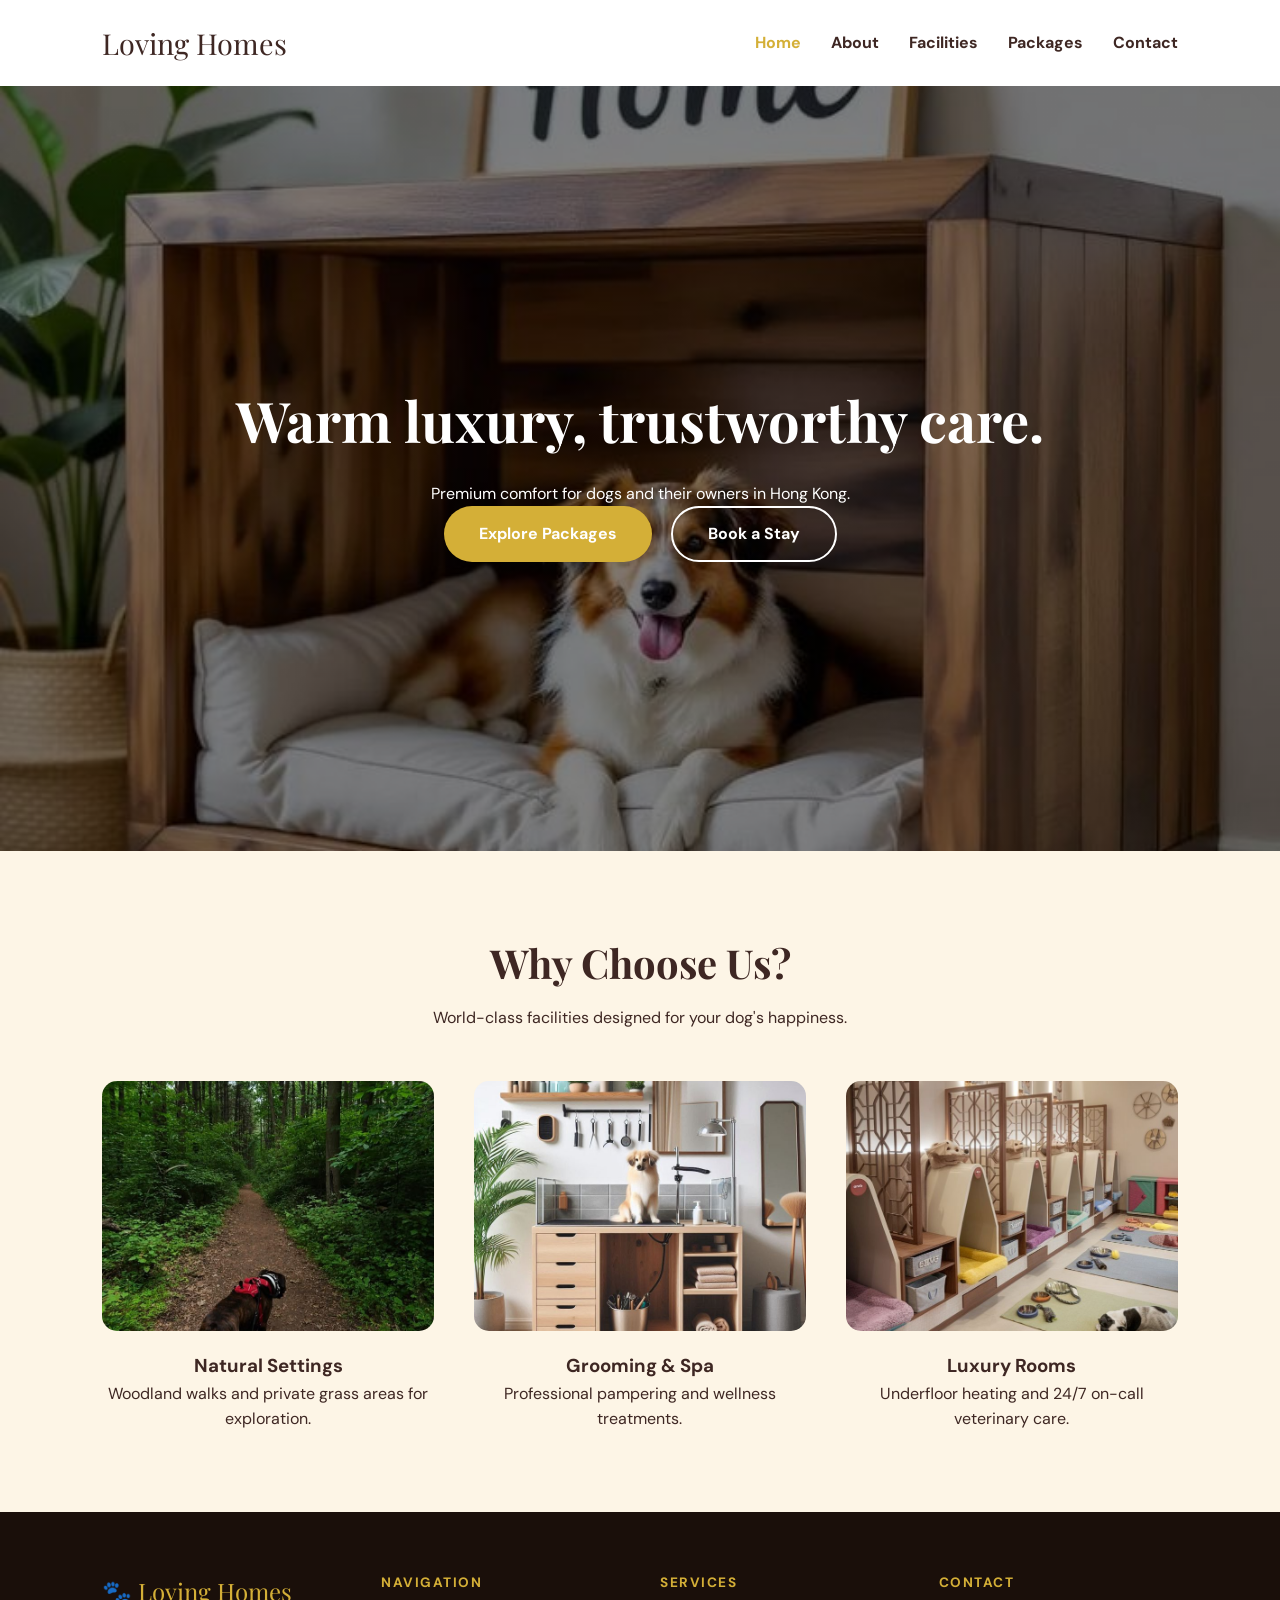
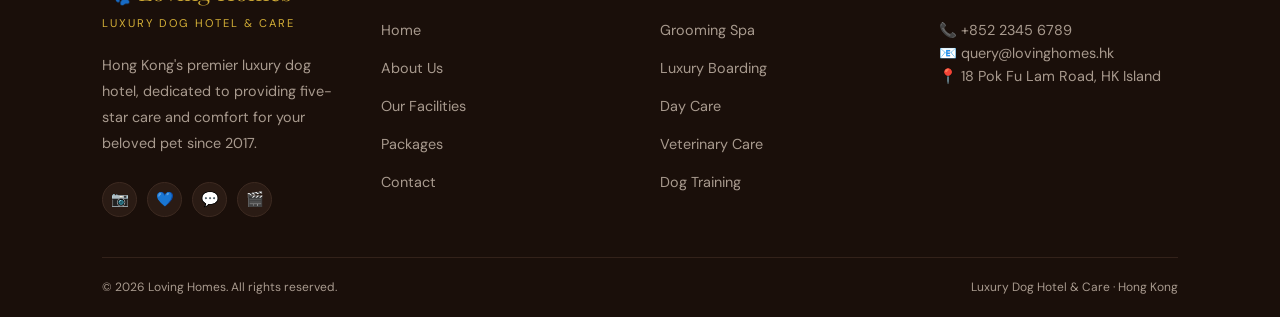
<file: index.html>
<!DOCTYPE html>
<html lang="en">
<head>
    <meta charset="UTF-8">
    <meta name="viewport" content="width=device-width, initial-scale=1.0">
    <title>Loving Homes | Luxury Dog Hotel HK</title>
    <link rel="stylesheet" href="style.css">
    <link href="https://fonts.googleapis.com/css2?family=DM+Sans:wght@400;700&family=Playfair+Display:wght@700&display=swap" rel="stylesheet">
</head>
<body>

<nav class="navbar">
  <div class="logo">Loving Homes</div>
  <div class="burger" id="burger">
    <span></span>
    <span></span>
    <span></span>
  </div>

  <ul class="nav-links">
    <li><a href="index.html" class="active">Home</a></li>
    <li><a href="about.html">About</a></li>
    <li><a href="facilities.html">Facilities</a></li>
    <li><a href="packages.html">Packages</a></li>
    <li><a href="contact.html">Contact</a></li>
  </ul>

</nav>

    <header class="hero">
        <div class="hero-content">
            <h1>Warm luxury, trustworthy care.</h1>
            <p>Premium comfort for dogs and their owners in Hong Kong.</p>
            <div class="hero-btns">
                <a href="packages.html" class="btn-primary">Explore Packages</a>
                <a href="contact.html" class="btn-secondary">Book a Stay</a>
            </div>
        </div>
    </header>

    <section class="features">
        <div class="section-title">
            <h2>Why Choose Us?</h2>
            <p>World-class facilities designed for your dog's happiness.</p>
        </div>
        <div class="feature-grid">
            <div class="feature-item">
                <div class="feature-img-wrapper">
                    <img src="images/dog hiking.jfif" alt="Dog walking in a green forest">
                </div>
                <h3>Natural Settings</h3>
                <p>Woodland walks and private grass areas for exploration.</p>
            </div>
            <div class="feature-item">
                <div class="feature-img-wrapper">
                    <img src="images/grooming.jfif" alt="Luxury dog grooming parlour interior">
                </div>
                <h3>Grooming & Spa</h3>
                <p>Professional pampering and wellness treatments.</p>
            </div>
            <div class="feature-item">
                <div class="feature-img-wrapper">
                    <img src="images/Luxurious Dog Room.jfif" alt="Modern luxury dog hotel suite">
                </div>
                <h3>Luxury Rooms</h3>
                <p>Underfloor heating and 24/7 on-call veterinary care.</p>
            </div>
        </div>
    </section>

    <footer class="main-footer">
    <div class="footer-container">
        <div class="footer-col brand-info">
            <div class="footer-logo">
                <span class="paw-icon">🐾</span> Loving Homes
            </div>
            <p class="footer-tagline">LUXURY DOG HOTEL & CARE</p>
            <p class="footer-desc">Hong Kong's premier luxury dog hotel, dedicated to providing five-star care and comfort for your beloved pet since 2017.</p>
            <div class="social-icons">
                <a href="#" class="icon-circle">📷</a>
                <a href="#" class="icon-circle">💙</a>
                <a href="#" class="icon-circle">💬</a>
                <a href="#" class="icon-circle">🎬</a>
            </div>
        </div>

        <div class="footer-col">
            <h4>NAVIGATION</h4>
            <ul>
                <li><a href="index.html">Home</a></li>
                <li><a href="about.html">About Us</a></li>
                <li><a href="facilities.html">Our Facilities</a></li>
                <li><a href="packages.html">Packages</a></li>
                <li><a href="contact.html">Contact</a></li>
            </ul>
        </div>

        <div class="footer-col">
            <h4>SERVICES</h4>
            <ul>
                <li>Grooming Spa</li>
                <li>Luxury Boarding</li>
                <li>Day Care</li>
                <li>Veterinary Care</li>
                <li>Dog Training</li>
            </ul>
        </div>

        <div class="footer-col">
            <h4>CONTACT</h4>
            <p>📞 +852 2345 6789</p>
            <p>📧 query@lovinghomes.hk</p>
            <p>📍 18 Pok Fu Lam Road, HK Island</p>
        </div>
    </div>

    <div class="footer-bottom">
        <p>&copy; 2026 Loving Homes. All rights reserved.</p>
        <p>Luxury Dog Hotel & Care · Hong Kong</p>
    </div>
</footer>

    <script src="script.js"></script>
</body>
</html>
</file>
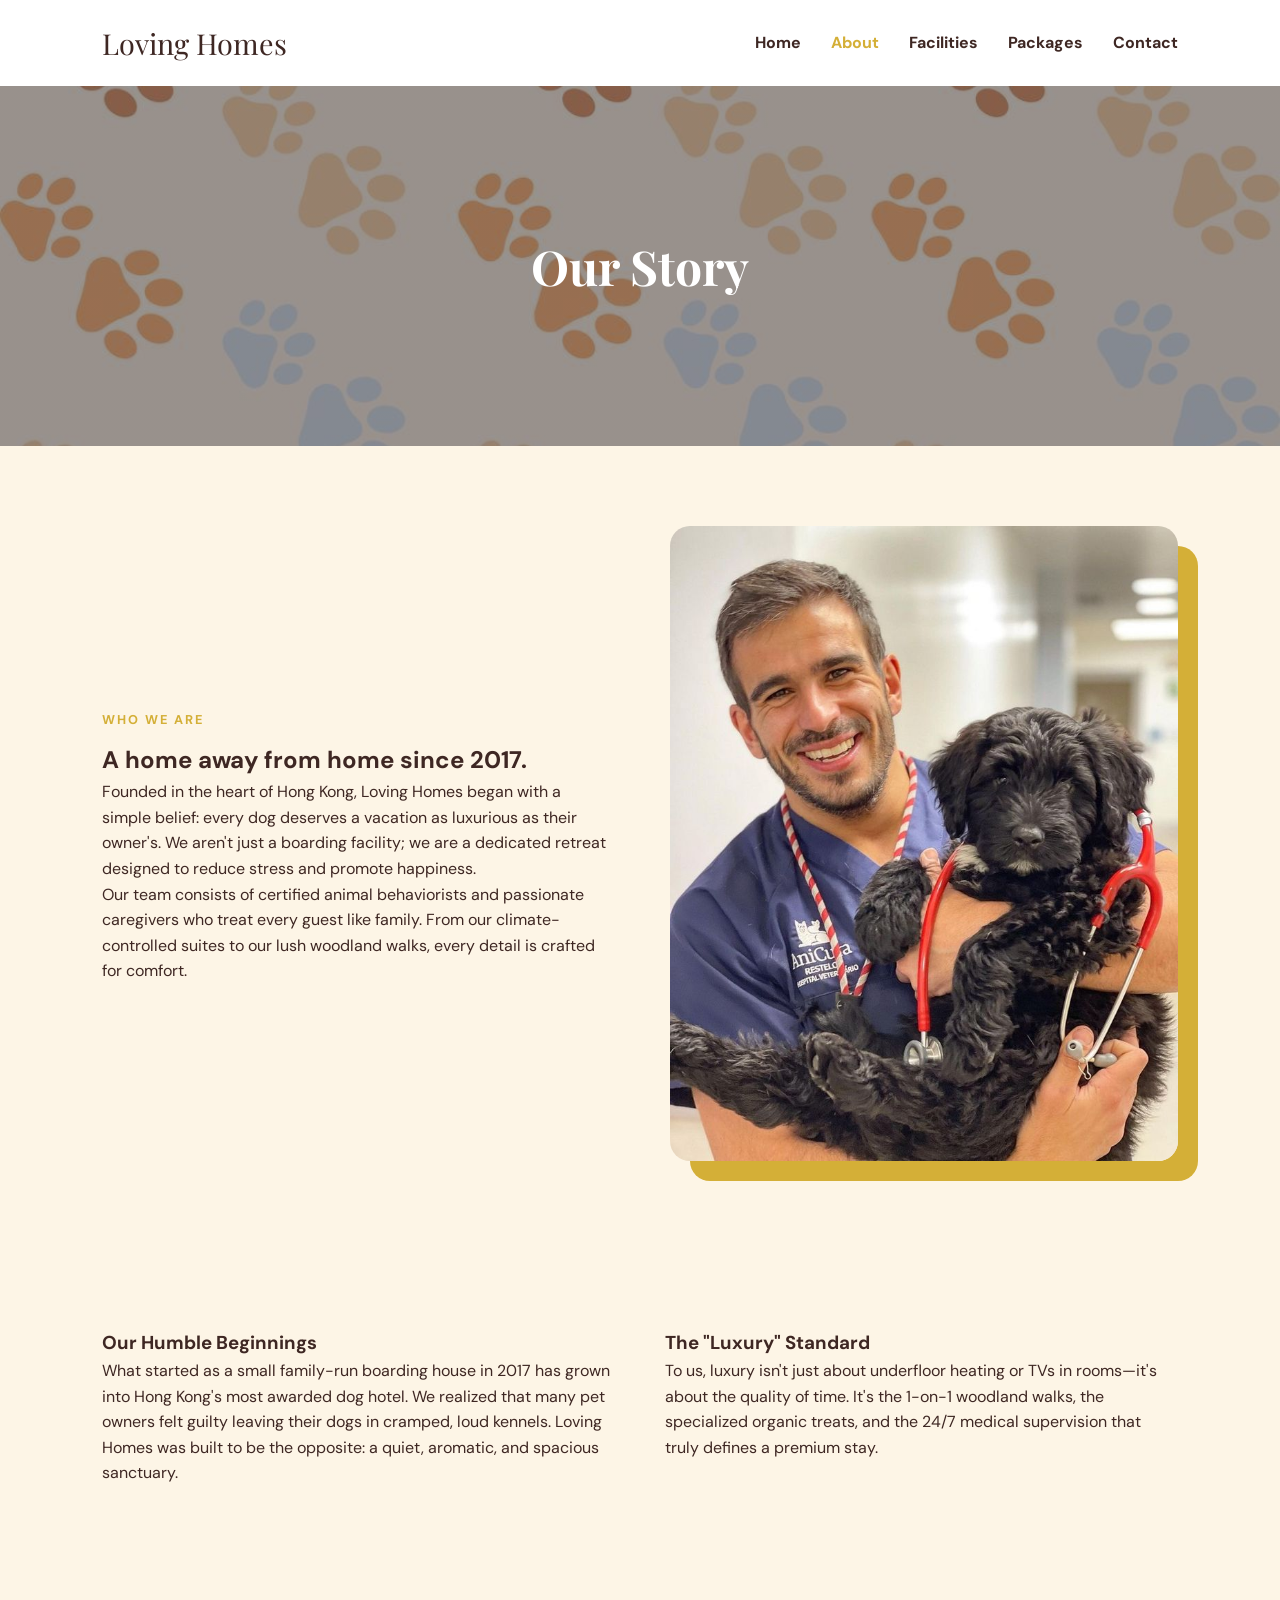
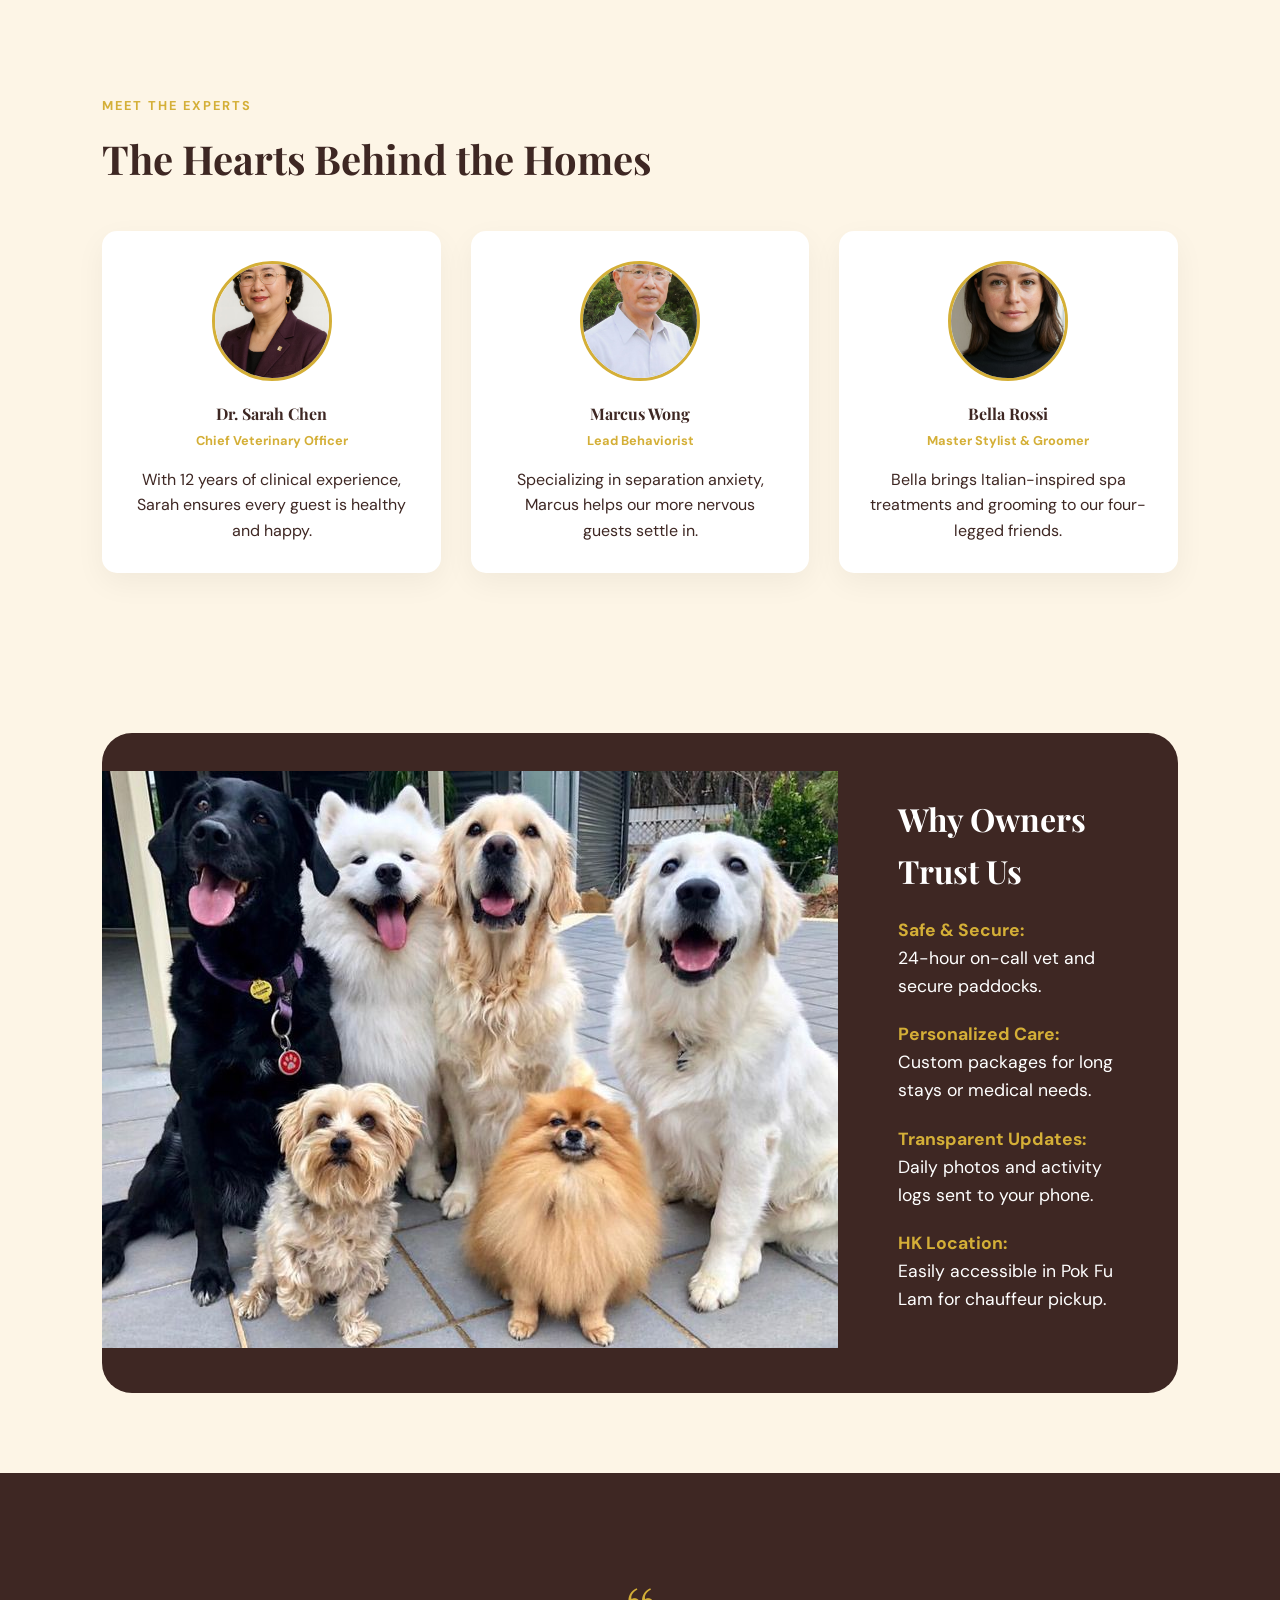
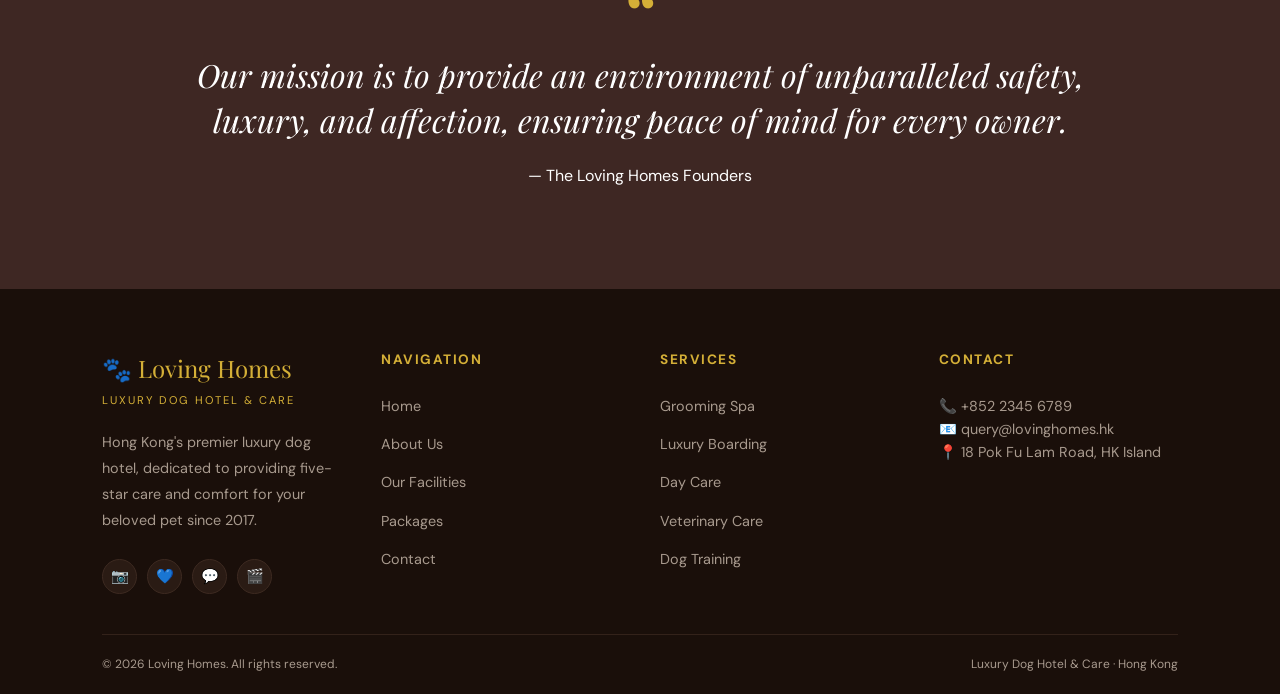
<file: about.html>
<!DOCTYPE html>
<html lang="en">
<head>
    <meta charset="UTF-8">
    <meta name="viewport" content="width=device-width, initial-scale=1.0">
    <title>About Us | Loving Homes Luxury Dog Hotel</title>
    <link rel="stylesheet" href="style.css">
    <link href="https://fonts.googleapis.com/css2?family=DM+Sans:wght@400;700&family=Playfair+Display:ital,wght@0,700;1,700&display=swap" rel="stylesheet">
</head>
<body>

   <nav class="navbar" id="mainNav">
    
    <div class="logo">Loving Homes</div>

    <div class="burger" id="burger">
      <span></span>
      <span></span>
      <span></span>
    </div>

    <ul class="nav-links">
        <li><a href="index.html">Home</a></li>
        <li><a href="about.html" class="active">About</a></li>
        <li><a href="facilities.html">Facilities</a></li>
        <li><a href="packages.html">Packages</a></li>
        <li><a href="contact.html">Contact</a></li>
    </ul>

</nav>

    <header class="page-header about-hero">
        <h1>Our Story</h1>
    </header>

    <section class="about-content section-padding">
        <div class="container flex-split">
            <div class="text-side">
                <p class="subtitle">WHO WE ARE</p>
                <h2>A home away from home since 2017.</h2>
                <p>Founded in the heart of Hong Kong, Loving Homes began with a simple belief: every dog deserves a vacation as luxurious as their owner's. We aren't just a boarding facility; we are a dedicated retreat designed to reduce stress and promote happiness.</p>
                <p>Our team consists of certified animal behaviorists and passionate caregivers who treat every guest like family. From our climate-controlled suites to our lush woodland walks, every detail is crafted for comfort.</p>
            </div>
            <div class="image-side">
                <img src="images/care.jfif" alt="A happy dog being cared for by a professional" class="rounded-img">
            </div>
        </div>
    </section>

    <section class="story-details section-padding">
    <div class="container">
        <div class="story-grid">
            <div class="story-text">
                <h3>Our Humble Beginnings</h3>
                <p>What started as a small family-run boarding house in 2017 has grown into Hong Kong's most awarded dog hotel. We realized that many pet owners felt guilty leaving their dogs in cramped, loud kennels. Loving Homes was built to be the opposite: a quiet, aromatic, and spacious sanctuary.</p>
            </div>
            <div class="story-text">
                <h3>The "Luxury" Standard</h3>
                <p>To us, luxury isn't just about underfloor heating or TVs in rooms—it's about the quality of time. It's the 1-on-1 woodland walks, the specialized organic treats, and the 24/7 medical supervision that truly defines a premium stay.</p>
            </div>
        </div>
    </div>
</section>

<section class="team-section section-padding">
    <div class="section-title">
        <p class="subtitle">MEET THE EXPERTS</p>
        <h2>The Hearts Behind the Homes</h2>
    </div>
    <div class="team-grid">
        <div class="team-card">
            <div class="team-img">
                <img src="images/chen.jfif" alt="Founder">
            </div>
            <h4>Dr. Sarah Chen</h4>
            <p class="role">Chief Veterinary Officer</p>
            <p>With 12 years of clinical experience, Sarah ensures every guest is healthy and happy.</p>
        </div>
        <div class="team-card">
            <div class="team-img">
                <img src="images/wong.jfif" alt="Behaviorist">
            </div>
            <h4>Marcus Wong</h4>
            <p class="role">Lead Behaviorist</p>
            <p>Specializing in separation anxiety, Marcus helps our more nervous guests settle in.</p>
        </div>
        <div class="team-card">
            <div class="team-img">
                <img src="images/bella.jfif" alt="Groomer">
            </div>
            <h4>Bella Rossi</h4>
            <p class="role">Master Stylist & Groomer</p>
            <p>Bella brings Italian-inspired spa treatments and grooming to our four-legged friends.</p>
        </div>
    </div>
</section>

<section class="why-us section-padding">
    <div class="why-container">
        <div class="why-image">
             <img src="images/We love dogs!.jfif" alt="Happy group of dogs">
        </div>
        <div class="why-list">
            <h3>Why Owners Trust Us</h3>
            <ul>
                <li><strong>Safe & Secure:</strong> 24-hour on-call vet and secure paddocks.</li>
                <li><strong>Personalized Care:</strong> Custom packages for long stays or medical needs.</li>
                <li><strong>Transparent Updates:</strong> Daily photos and activity logs sent to your phone.</li>
                <li><strong>HK Location:</strong> Easily accessible in Pok Fu Lam for chauffeur pickup.</li>
            </ul>
        </div>
    </div>
</section>

    <section class="mission-section">
        <div class="mission-box">
            <span class="quote-mark">“</span>
            <h2 class="italic-heading">Our mission is to provide an environment of unparalleled safety, luxury, and affection, ensuring peace of mind for every owner.</h2>
            <p>— The Loving Homes Founders</p>
        </div>
    </section>
    
     <footer class="main-footer">
    <div class="footer-container">
        <div class="footer-col brand-info">
            <div class="footer-logo">
                <span class="paw-icon">🐾</span> Loving Homes
            </div>
            <p class="footer-tagline">LUXURY DOG HOTEL & CARE</p>
            <p class="footer-desc">Hong Kong's premier luxury dog hotel, dedicated to providing five-star care and comfort for your beloved pet since 2017.</p>
            <div class="social-icons">
                <a href="#" class="icon-circle">📷</a>
                <a href="#" class="icon-circle">💙</a>
                <a href="#" class="icon-circle">💬</a>
                <a href="#" class="icon-circle">🎬</a>
            </div>
        </div>

        <div class="footer-col">
            <h4>NAVIGATION</h4>
            <ul>
                <li><a href="index.html">Home</a></li>
                <li><a href="about.html">About Us</a></li>
                <li><a href="facilities.html">Our Facilities</a></li>
                <li><a href="packages.html">Packages</a></li>
                <li><a href="contact.html">Contact</a></li>
            </ul>
        </div>

        <div class="footer-col">
            <h4>SERVICES</h4>
            <ul>
                <li>Grooming Spa</li>
                <li>Luxury Boarding</li>
                <li>Day Care</li>
                <li>Veterinary Care</li>
                <li>Dog Training</li>
            </ul>
        </div>

        <div class="footer-col">
            <h4>CONTACT</h4>
            <p>📞 +852 2345 6789</p>
            <p>📧 query@lovinghomes.hk</p>
            <p>📍 18 Pok Fu Lam Road, HK Island</p>
        </div>
    </div>

    <div class="footer-bottom">
        <p>&copy; 2026 Loving Homes. All rights reserved.</p>
        <p>Luxury Dog Hotel & Care · Hong Kong</p>
    </div>
</footer>

    <script src="script.js"></script>
</body>
</html>
</file>
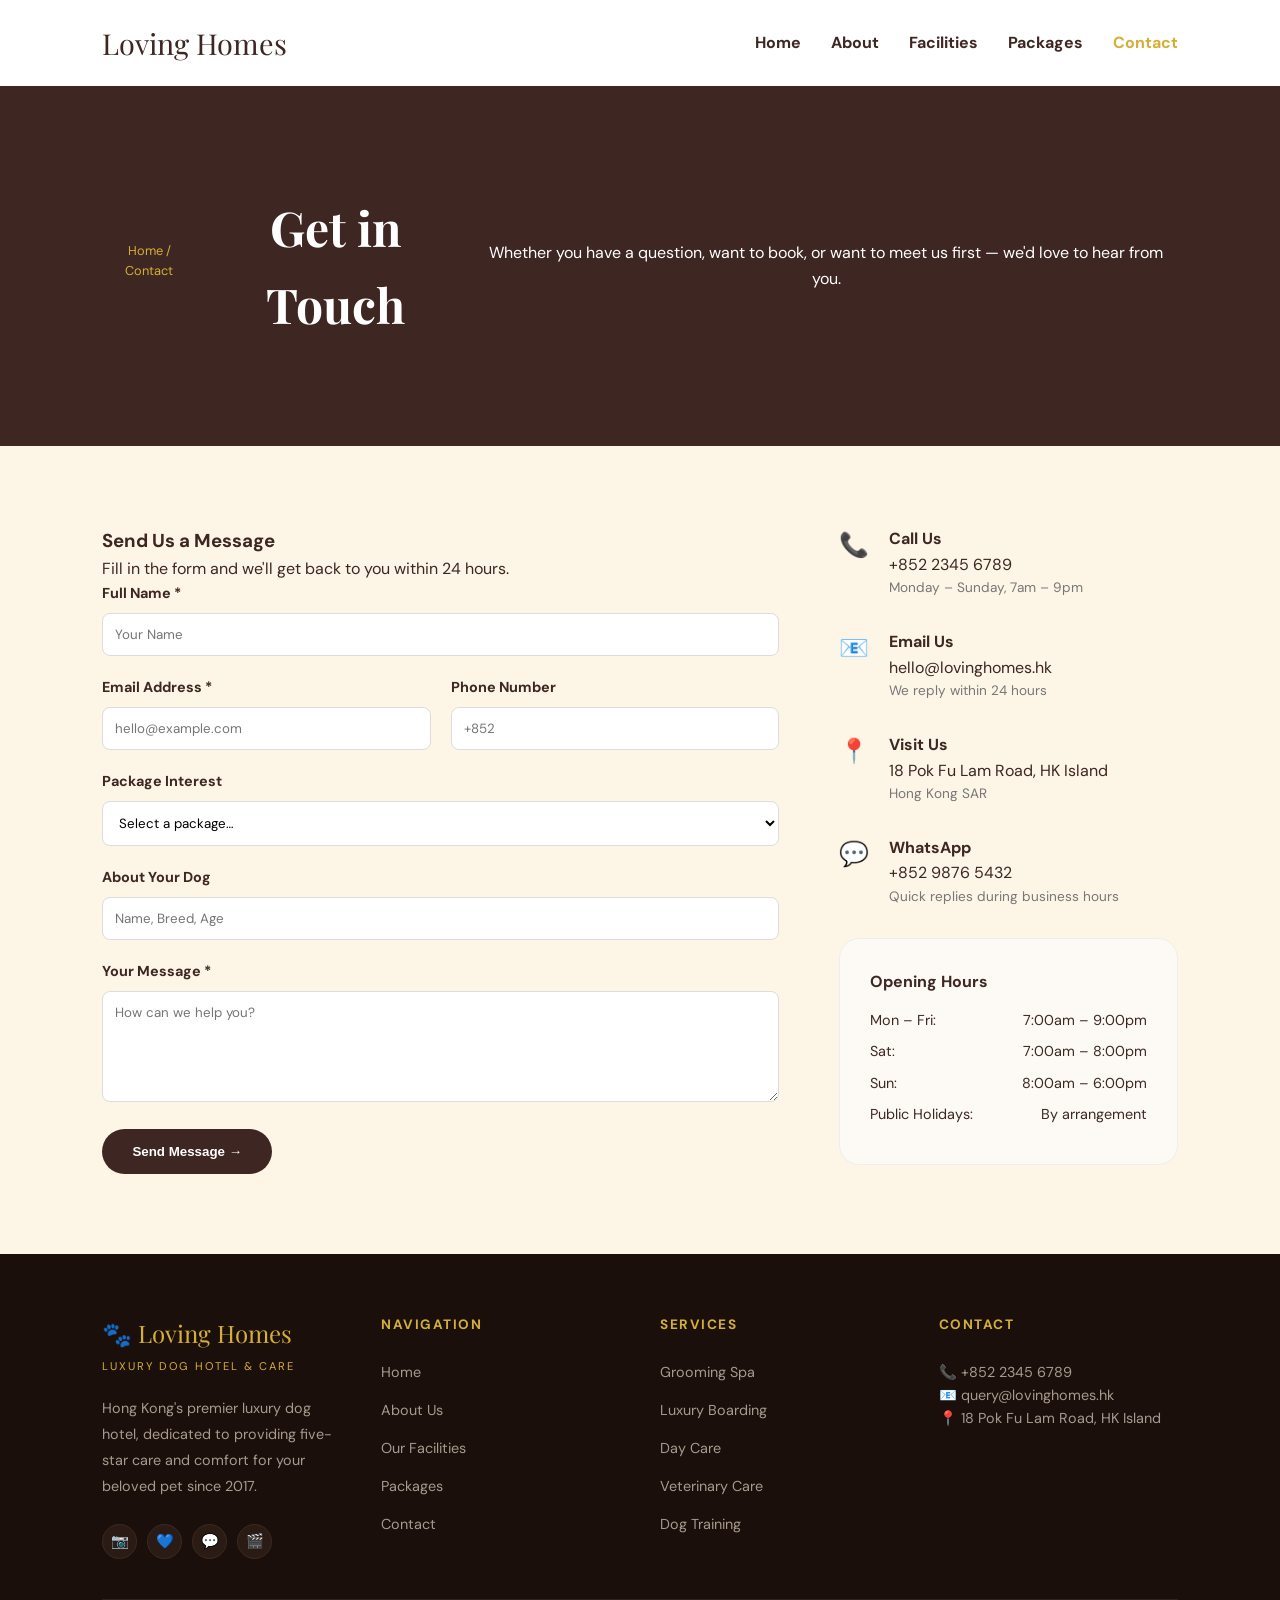
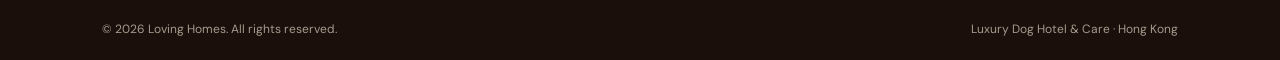
<file: contact.html>
<!DOCTYPE html>
<html lang="en">
<head>
    <meta charset="UTF-8">
    <meta name="viewport" content="width=device-width, initial-scale=1.0">
    <title>Contact Us | Loving Homes Luxury Dog Hotel</title>
    <link rel="stylesheet" href="style.css">
    <link href="https://fonts.googleapis.com/css2?family=DM+Sans:wght@400;700&family=Playfair+Display:wght@700&display=swap" rel="stylesheet">
</head>
<body>

   <nav class="navbar" id="mainNav">
    
    <div class="logo">Loving Homes</div>

    <div class="burger" id="burger">
      <span></span>
      <span></span>
      <span></span>
    </div>

    <ul class="nav-links">
        <li><a href="index.html">Home</a></li>
        <li><a href="about.html" >About</a></li>
        <li><a href="facilities.html">Facilities</a></li>
        <li><a href="packages.html">Packages</a></li>
        <li><a href="contact.html" class="active">Contact</a></li>
    </ul>

</nav>

    <header class="page-header contact-hero">
        <div class="breadcrumb">Home / Contact</div>
        <h1>Get in Touch</h1>
        <p>Whether you have a question, want to book, or want to meet us first — we'd love to hear from you.</p>
    </header>

    <section class="contact-section section-padding">
        <div class="contact-container">
            
            <div class="contact-form-wrapper">
                <h3>Send Us a Message</h3>
                <p>Fill in the form and we'll get back to you within 24 hours.</p>
                
                <form id="contactForm">
                    <div class="form-group">
                        <label>Full Name *</label>
                        <input type="text" required placeholder="Your Name">
                    </div>
                    
                    <div class="form-row">
                        <div class="form-group">
                            <label>Email Address *</label>
                            <input type="email" required placeholder="hello@example.com">
                        </div>
                        <div class="form-group">
                            <label>Phone Number</label>
                            <input type="tel" placeholder="+852">
                        </div>
                    </div>

                    <div class="form-group">
                        <label>Package Interest</label>
                        <select>
                            <option value="">Select a package…</option>
                            <option value="premium">Premium Stay</option>
                            <option value="classic">Classic Stay</option>
                            <option value="day">Day Stay</option>
                            <option value="custom">Custom Package</option>
                            <option value="tour">Facility Tour</option>
                            <option value="general">General Enquiry</option>
                        </select>
                    </div>

                    <div class="form-group">
                        <label>About Your Dog</label>
                        <input type="text" placeholder="Name, Breed, Age">
                    </div>

                    <div class="form-group">
                        <label>Your Message *</label>
                        <textarea required rows="5" placeholder="How can we help you?"></textarea>
                    </div>

                    <button type="submit" class="btn-submit">Send Message →</button>
                </form>
            </div>

            <div class="contact-info-wrapper">
                <div class="info-block">
                    <span class="info-icon">📞</span>
                    <div>
                        <h4>Call Us</h4>
                        <p>+852 2345 6789</p>
                        <p class="sub-info">Monday – Sunday, 7am – 9pm</p>
                    </div>
                </div>

                <div class="info-block">
                    <span class="info-icon">📧</span>
                    <div>
                        <h4>Email Us</h4>
                        <p>hello@lovinghomes.hk</p>
                        <p class="sub-info">We reply within 24 hours</p>
                    </div>
                </div>

                <div class="info-block">
                    <span class="info-icon">📍</span>
                    <div>
                        <h4>Visit Us</h4>
                        <p>18 Pok Fu Lam Road, HK Island</p>
                        <p class="sub-info">Hong Kong SAR</p>
                    </div>
                </div>

                <div class="info-block">
                    <span class="info-icon">💬</span>
                    <div>
                        <h4>WhatsApp</h4>
                        <p>+852 9876 5432</p>
                        <p class="sub-info">Quick replies during business hours</p>
                    </div>
                </div>

                <div class="hours-box">
                    <h4>Opening Hours</h4>
                    <p><span>Mon – Fri:</span> 7:00am – 9:00pm</p>
                    <p><span>Sat:</span> 7:00am – 8:00pm</p>
                    <p><span>Sun:</span> 8:00am – 6:00pm</p>
                    <p><span>Public Holidays:</span> By arrangement</p>
                </div>
            </div>

        </div>
    </section>

     <footer class="main-footer">
    <div class="footer-container">
        <div class="footer-col brand-info">
            <div class="footer-logo">
                <span class="paw-icon">🐾</span> Loving Homes
            </div>
            <p class="footer-tagline">LUXURY DOG HOTEL & CARE</p>
            <p class="footer-desc">Hong Kong's premier luxury dog hotel, dedicated to providing five-star care and comfort for your beloved pet since 2017.</p>
            <div class="social-icons">
                <a href="#" class="icon-circle">📷</a>
                <a href="#" class="icon-circle">💙</a>
                <a href="#" class="icon-circle">💬</a>
                <a href="#" class="icon-circle">🎬</a>
            </div>
        </div>

        <div class="footer-col">
            <h4>NAVIGATION</h4>
            <ul>
                <li><a href="index.html">Home</a></li>
                <li><a href="about.html">About Us</a></li>
                <li><a href="facilities.html">Our Facilities</a></li>
                <li><a href="packages.html">Packages</a></li>
                <li><a href="contact.html">Contact</a></li>
            </ul>
        </div>

        <div class="footer-col">
            <h4>SERVICES</h4>
            <ul>
                <li>Grooming Spa</li>
                <li>Luxury Boarding</li>
                <li>Day Care</li>
                <li>Veterinary Care</li>
                <li>Dog Training</li>
            </ul>
        </div>

        <div class="footer-col">
            <h4>CONTACT</h4>
            <p>📞 +852 2345 6789</p>
            <p>📧 query@lovinghomes.hk</p>
            <p>📍 18 Pok Fu Lam Road, HK Island</p>
        </div>
    </div>

    <div class="footer-bottom">
        <p>&copy; 2026 Loving Homes. All rights reserved.</p>
        <p>Luxury Dog Hotel & Care · Hong Kong</p>
    </div>
</footer>
     <script src="script.js"></script>
    </body>
</html>
</file>
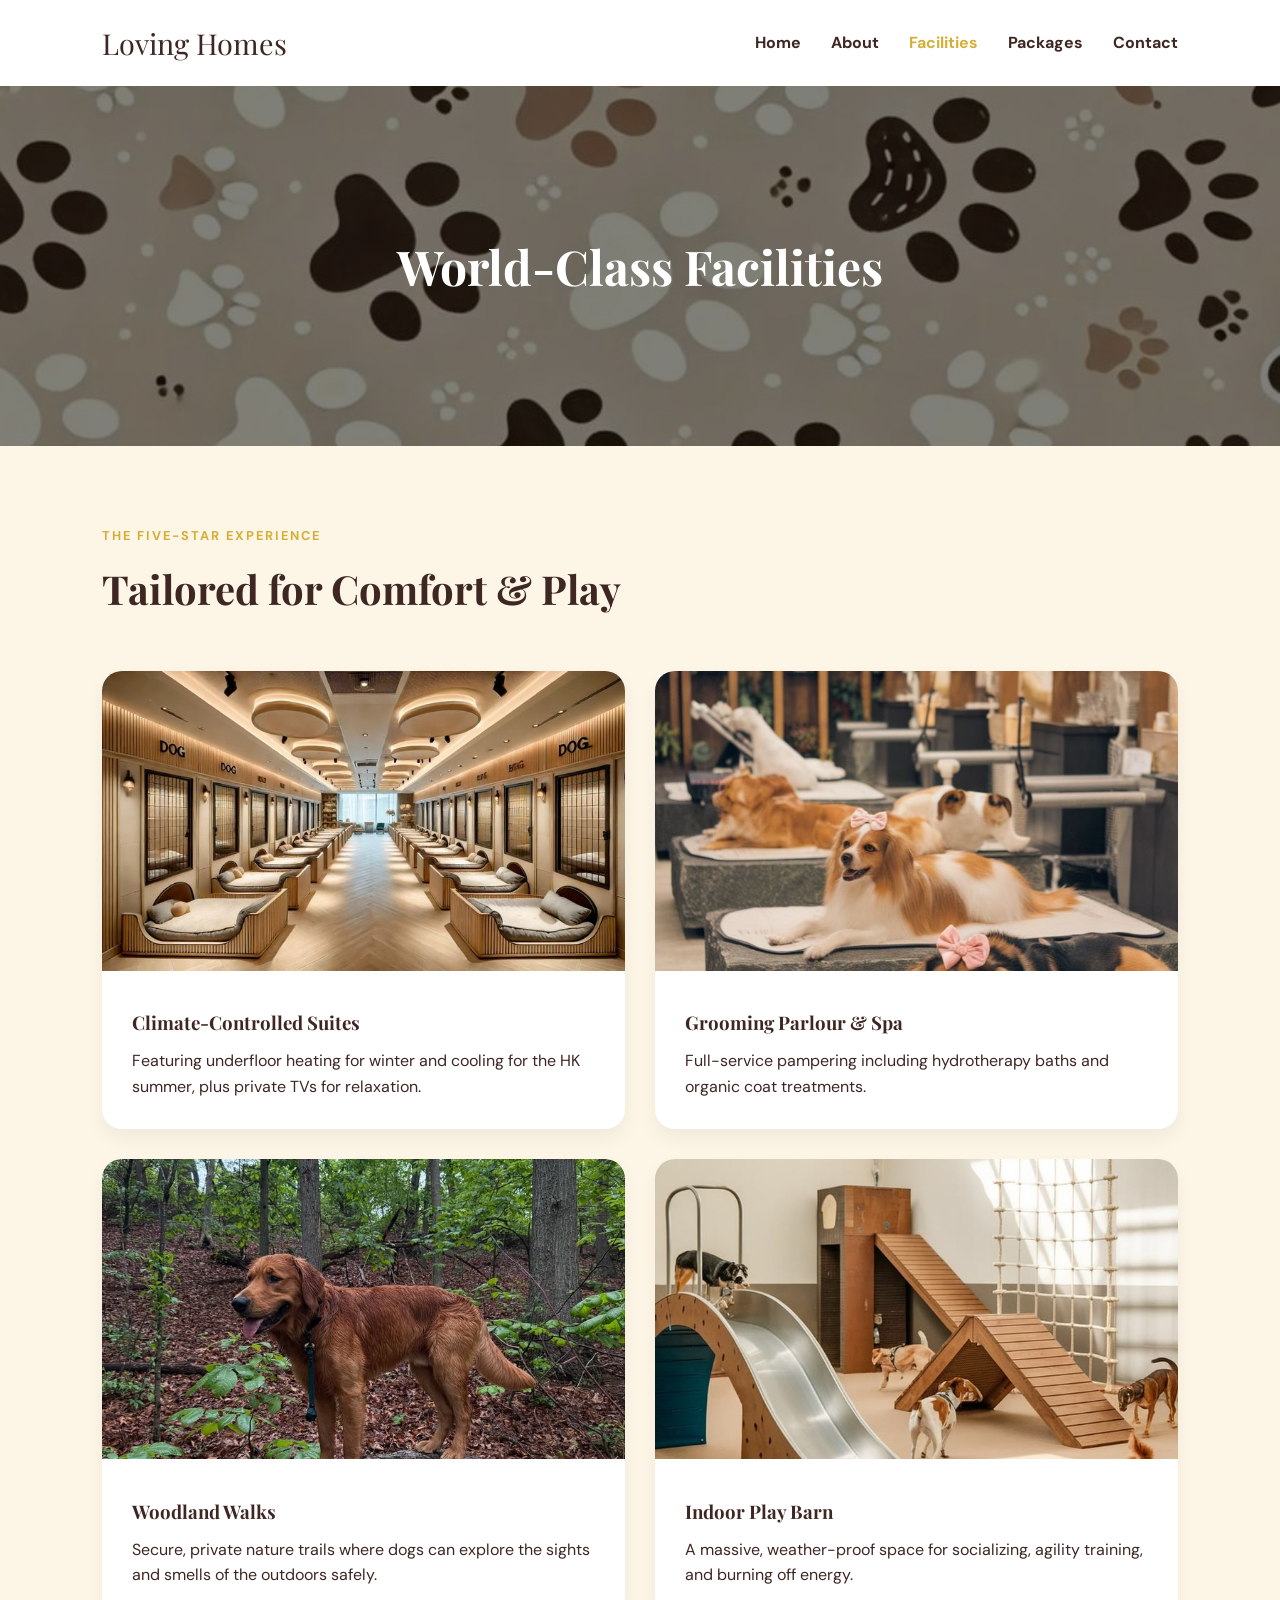
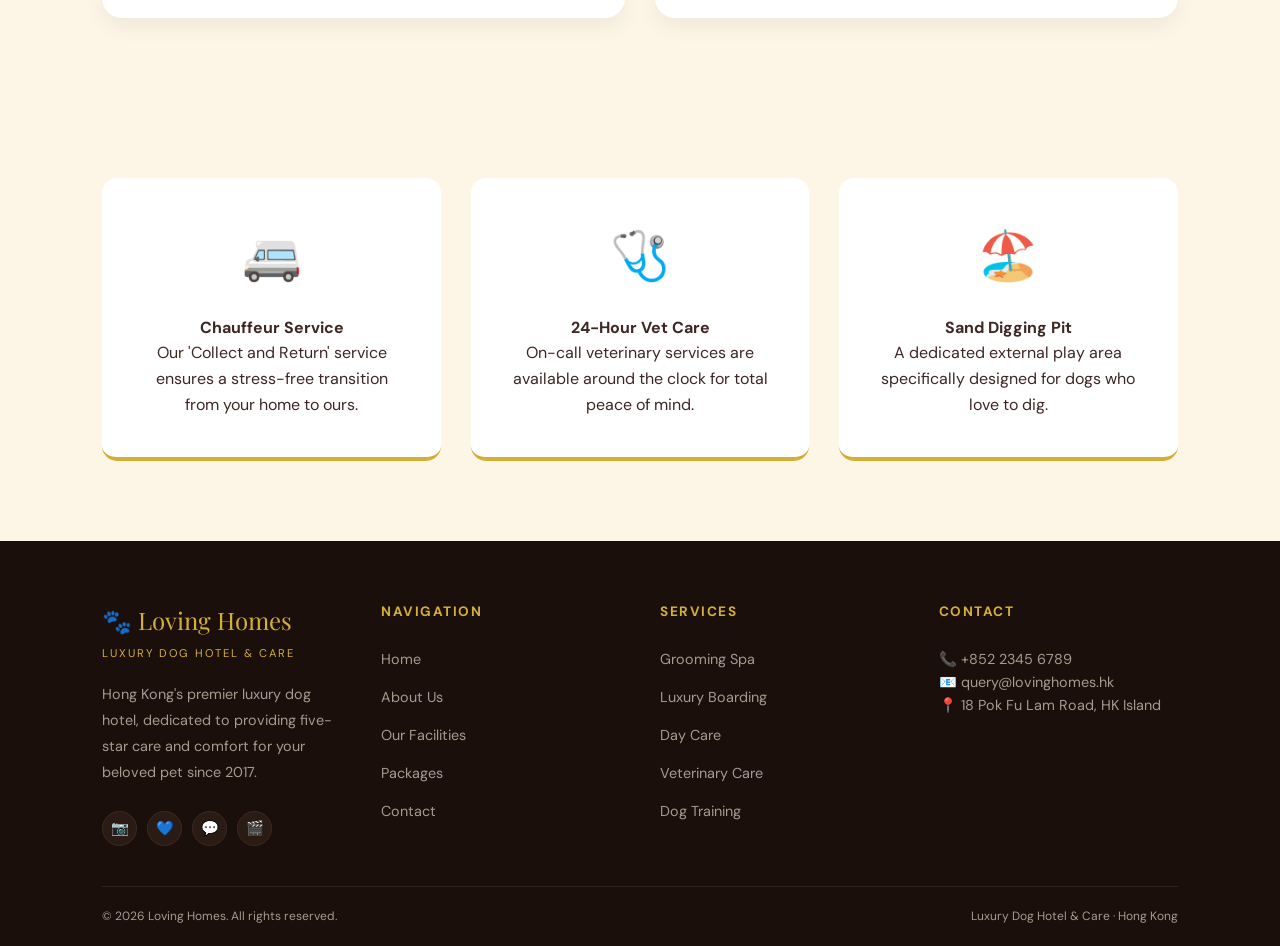
<file: facilities.html>
<!DOCTYPE html>
<html lang="en">
<head>
    <meta charset="UTF-8">
    <meta name="viewport" content="width=device-width, initial-scale=1.0">
    <title>Facilities | Loving Homes Luxury Dog Hotel</title>
    <link rel="stylesheet" href="style.css">
    <link href="https://fonts.googleapis.com/css2?family=DM+Sans:wght@400;700&family=Playfair+Display:wght@700&display=swap" rel="stylesheet">
</head>
<body>

    <nav class="navbar" id="mainNav">

  <div class="logo">Loving Homes</div>

  <div class="burger" id="burger">
    <span></span>
    <span></span>
    <span></span>
  </div>

  <ul class="nav-links">
    <li><a href="index.html">Home</a></li>
    <li><a href="about.html">About</a></li>
    <li><a href="facilities.html" class="active">Facilities</a></li>
    <li><a href="packages.html">Packages</a></li>
    <li><a href="contact.html">Contact</a></li>
  </ul>

</nav>

    <header class="page-header facilities-hero">
        <h1>World-Class Facilities</h1>
    </header>

    <section class="gallery-section section-padding">
        <div class="section-title">
            <p class="subtitle">THE FIVE-STAR EXPERIENCE</p>
            <h2>Tailored for Comfort & Play</h2>
        </div>

        <div class="facility-grid">
            <div class="facility-card">
                <img src="images/Dog suites.jfif" alt="Luxury dog suite with warm lighting">
                <div class="facility-info">
                    <h3>Climate-Controlled Suites</h3>
                    <p>Featuring underfloor heating for winter and cooling for the HK summer, plus private TVs for relaxation.</p>
                </div>
            </div>

            <div class="facility-card">
                <img src="images/dogspa.jfif" alt="Dog spa interior">
                <div class="facility-info">
                    <h3>Grooming Parlour & Spa</h3>
                    <p>Full-service pampering including hydrotherapy baths and organic coat treatments.</p>
                </div>
            </div>

            <div class="facility-card">
                <img src="images/walking.jfif" alt="Dog in a forest area">
                <div class="facility-info">
                    <h3>Woodland Walks</h3>
                    <p>Secure, private nature trails where dogs can explore the sights and smells of the outdoors safely.</p>
                </div>
            </div>

            <div class="facility-card">
                <img src="images/playing.jfif" alt="Indoor play area">
                <div class="facility-info">
                    <h3>Indoor Play Barn</h3>
                    <p>A massive, weather-proof space for socializing, agility training, and burning off energy.</p>
                </div>
            </div>
        </div>
    </section>

    <section class="extra-services section-padding">
        <div class="services-container">
            <div class="service-box">
                <span class="service-icon">🚐</span>
                <h4>Chauffeur Service</h4>
                <p>Our 'Collect and Return' service ensures a stress-free transition from your home to ours.</p>
            </div>
            <div class="service-box">
                <span class="service-icon">🩺</span>
                <h4>24-Hour Vet Care</h4>
                <p>On-call veterinary services are available around the clock for total peace of mind.</p>
            </div>
            <div class="service-box">
                <span class="service-icon">🏖️</span>
                <h4>Sand Digging Pit</h4>
                <p>A dedicated external play area specifically designed for dogs who love to dig.</p>
            </div>
        </div>
    </section>

     <footer class="main-footer">
    <div class="footer-container">
        <div class="footer-col brand-info">
            <div class="footer-logo">
                <span class="paw-icon">🐾</span> Loving Homes
            </div>
            <p class="footer-tagline">LUXURY DOG HOTEL & CARE</p>
            <p class="footer-desc">Hong Kong's premier luxury dog hotel, dedicated to providing five-star care and comfort for your beloved pet since 2017.</p>
            <div class="social-icons">
                <a href="#" class="icon-circle">📷</a>
                <a href="#" class="icon-circle">💙</a>
                <a href="#" class="icon-circle">💬</a>
                <a href="#" class="icon-circle">🎬</a>
            </div>
        </div>

        <div class="footer-col">
            <h4>NAVIGATION</h4>
            <ul>
                <li><a href="index.html">Home</a></li>
                <li><a href="about.html">About Us</a></li>
                <li><a href="facilities.html">Our Facilities</a></li>
                <li><a href="packages.html">Packages</a></li>
                <li><a href="contact.html">Contact</a></li>
            </ul>
        </div>

        <div class="footer-col">
            <h4>SERVICES</h4>
            <ul>
                <li>Grooming Spa</li>
                <li>Luxury Boarding</li>
                <li>Day Care</li>
                <li>Veterinary Care</li>
                <li>Dog Training</li>
            </ul>
        </div>

        <div class="footer-col">
            <h4>CONTACT</h4>
            <p>📞 +852 2345 6789</p>
            <p>📧 query@lovinghomes.hk</p>
            <p>📍 18 Pok Fu Lam Road, HK Island</p>
        </div>
    </div>

    <div class="footer-bottom">
        <p>&copy; 2026 Loving Homes. All rights reserved.</p>
        <p>Luxury Dog Hotel & Care · Hong Kong</p>
    </div>
</footer>
     <script src="script.js"></script>
    </body>
</html>
</file>
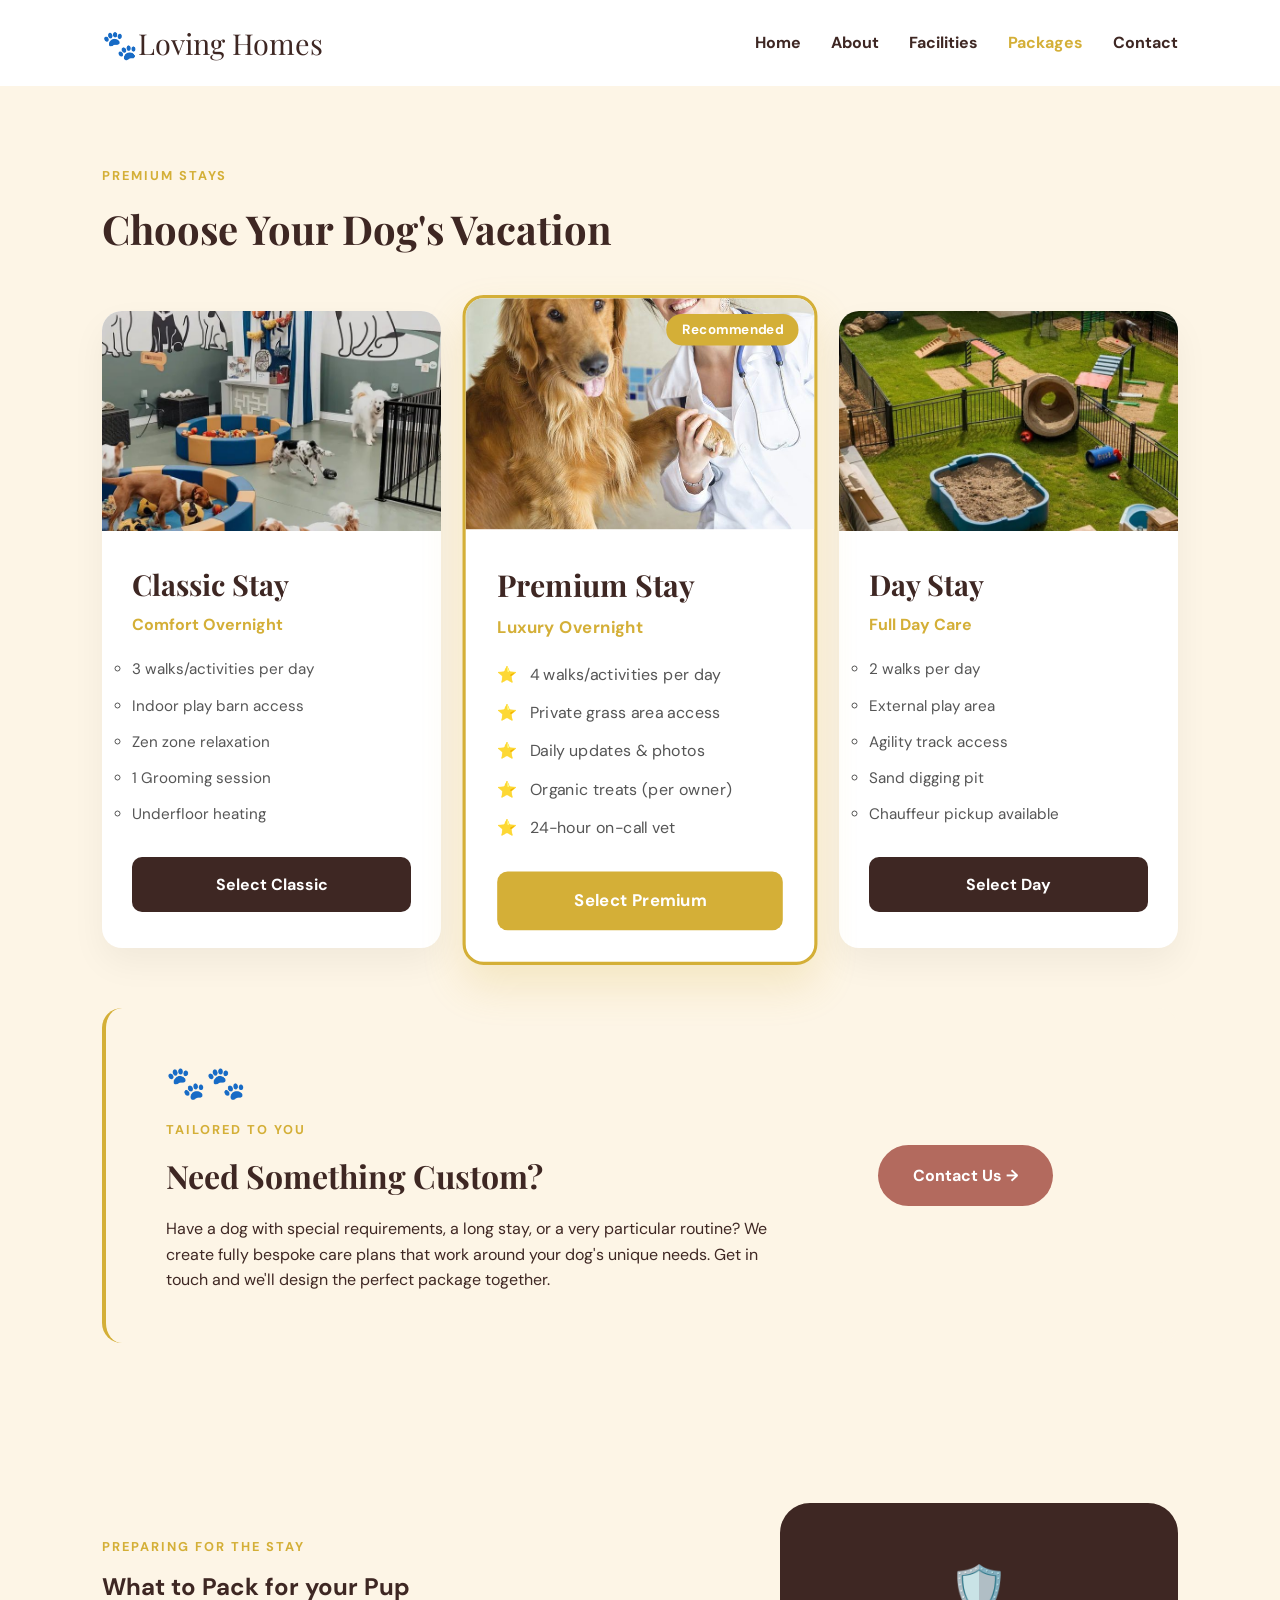
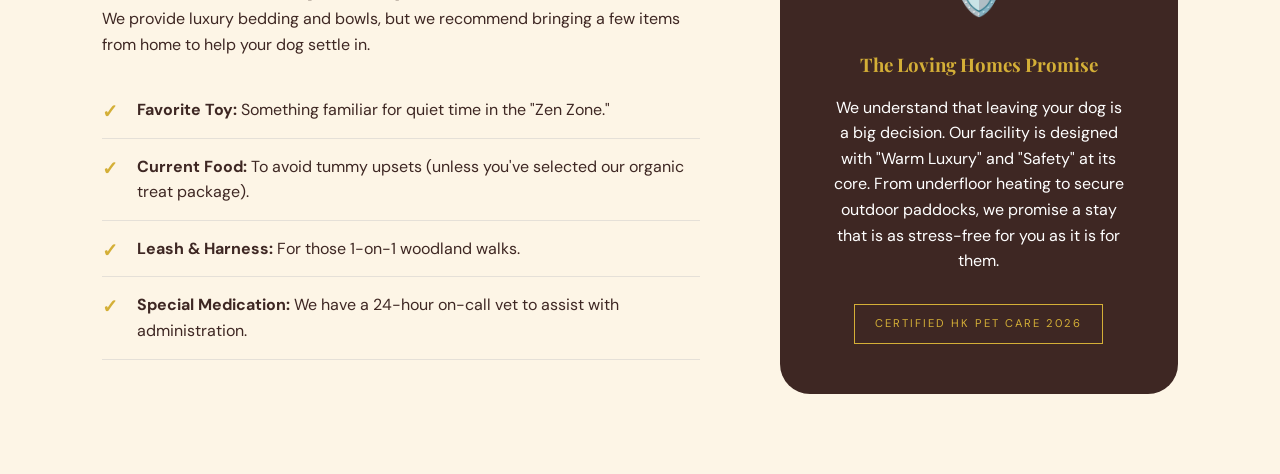
<file: packages.html>
<!DOCTYPE html>
<html lang="en">
<head>
    <meta charset="UTF-8">
    <meta name="viewport" content="width=device-width, initial-scale=1.0">
    <title>Packages | Loving Homes</title>
    <link rel="stylesheet" href="style.css">
    <link href="https://fonts.googleapis.com/css2?family=DM+Sans:wght@400;700&family=Playfair+Display:wght@700&display=swap" rel="stylesheet">
</head>
<body>

<nav class="navbar" id="mainNav">
    <div class="logo">🐾Loving Homes</div>
    <div class="burger" id="burger">
        <span></span>
        <span></span>
        <span></span>
    </div>
    <ul class="nav-links">
        <li><a href="index.html">Home</a></li>
        <li><a href="about.html">About</a></li>
        <li><a href="facilities.html">Facilities</a></li>
        <li><a href="packages.html" class="active">Packages</a></li>
        <li><a href="contact.html">Contact</a></li>
    </ul>
</nav>

<section class="packages-section section-padding">
    <div class="section-title">
        <p class="subtitle">PREMIUM STAYS</p>
        <h2>Choose Your Dog's Vacation</h2>
    </div>

    <div class="package-card-grid">

        <div class="pkg-card">
            <div class="pkg-img">
                <img src="images/indoor playarea.jfif" alt="Classic Dog Care">
            </div>
            <div class="pkg-details">
                <h3>Classic Stay</h3>
                <p class="pkg-price">Comfort Overnight</p>
                <ul style="list-style-type: circle;">
                    <li> 3 walks/activities per day</li>
                    <li> Indoor play barn access</li>
                    <li> Zen zone relaxation</li>
                    <li> 1 Grooming session</li>
                    <li> Underfloor heating</li>
                </ul>
                <a href="contact.html" class="btn-pkg">Select Classic</a>
            </div>
        </div>

        <div class="pkg-card featured-pkg">
            <div class="pkg-img">
                <img src="images/vet.jfif" alt="Premium Dog Suite">
                <span class="badge">Recommended</span>
            </div>
            <div class="pkg-details">
                <h3>Premium Stay</h3>
                <p class="pkg-price">Luxury Overnight</p>
                <ul>
                    <li> 4 walks/activities per day</li>
                    <li> Private grass area access</li>
                    <li> Daily updates & photos</li>
                    <li> Organic treats (per owner)</li>
                    <li> 24-hour on-call vet</li>
                </ul>
                <a href="contact.html" class="btn-pkg featured-btn">Select Premium</a>
            </div>
        </div>

        <div class="pkg-card">
            <div class="pkg-img">
                <img src="images/playground.jfif" alt="Dog Day Care">
            </div>
            <div class="pkg-details">
                <h3>Day Stay</h3>
                <p class="pkg-price">Full Day Care</p>
                <ul style="list-style-type: circle;">
                    <li> 2 walks per day</li>
                    <li> External play area</li>
                    <li> Agility track access</li>
                    <li> Sand digging pit</li>
                    <li> Chauffeur pickup available</li>
                </ul>
                <a href="contact.html" class="btn-pkg">Select Day</a>
            </div>
        </div>

    </div>

    <div class="custom-package">
        <div class="custom-left">
            <span class="paw-icons">🐾🐾</span>
            <p class="subtitle">TAILORED TO YOU</p>
            <h2>Need Something Custom?</h2>
            <p>Have a dog with special requirements, a long stay, or a very particular routine? We create fully bespoke care plans that work around your dog's unique needs. Get in touch and we'll design the perfect package together.</p>
        </div>
        <div class="custom-right">
            <a href="contact.html" class="btn-custom">Contact Us →</a>
        </div>
    </div>

</section>

<section class="packing-guide section-padding">
    <div class="container">
        <div class="guide-grid">

            <div class="guide-col">
                <p class="subtitle">PREPARING FOR THE STAY</p>
                <h2>What to Pack for your Pup</h2>
                <p>We provide luxury bedding and bowls, but we recommend bringing a few items from home to help your dog settle in.</p>
                <ul class="check-list">
                    <li><strong>Favorite Toy:</strong> Something familiar for quiet time in the "Zen Zone."</li>
                    <li><strong>Current Food:</strong> To avoid tummy upsets (unless you've selected our organic treat package).</li>
                    <li><strong>Leash & Harness:</strong> For those 1-on-1 woodland walks.</li>
                    <li><strong>Special Medication:</strong> We have a 24-hour on-call vet to assist with administration.</li>
                </ul>
            </div>

            <div class="promise-col">
                <div class="promise-card">
                    <span class="promise-icon">🛡️</span>
                    <h3>The Loving Homes Promise</h3>
                    <p>We understand that leaving your dog is a big decision. Our facility is designed with "Warm Luxury" and "Safety" at its core. From underfloor heating to secure outdoor paddocks, we promise a stay that is as stress-free for you as it is for them.</p>
                    <div class="hk-badge">Certified HK Pet Care 2026</div>
                </div>
            </div>

        </div>
    </div>
</section>

<script src="script.js"></script>
</body>
</html>
</file>
<file: style.css>
:root {
    --deep-brown: #3E2723;
    --gold: #D4AF37;
    --linen-cream: #FDF5E6;
    --sage-green: #8A9A5B;
    --clay: #B36A5E;
    --heading-font: 'Playfair Display', serif;
    --body-font: 'DM Sans', sans-serif;
}

* { margin: 0; padding: 0; box-sizing: border-box; }

body {
    font-family: var(--body-font);
    background-color: var(--linen-cream);
    color: var(--deep-brown);
    line-height: 1.6;
}

.navbar {
    display: flex;
    justify-content: space-between;
    align-items: center;
    padding: 20px 8%;
    background: white;
    position: sticky;
    top: 0;
    z-index: 1000;
    transition: 0.3s ease;
}

.logo {
    font-family: var(--heading-font);
    font-size: 1.8rem;
    color: var(--deep-brown);
}

.nav-links {
    display: flex;
    gap: 30px;
    list-style: none;
}

.nav-links a {
    text-decoration: none;
    color: var(--deep-brown);
    font-weight: bold;
    transition: color 0.3s;
}

.nav-links a:hover, .nav-links a.active {
    color: var(--gold);
}

/* 3. Hero Section */
.hero {
    height: 85vh;
    background: linear-gradient(rgba(0,0,0,0.5), rgba(0,0,0,0.5)), 
                url('images/home.jfif') center/cover no-repeat;
    display: flex;
    align-items: center;
    justify-content: center;
    color: white;
    text-align: center;
}

.hero h1 {
    font-family: var(--heading-font);
    font-size: clamp(2rem, 5vw, 3.5rem); /* Responsive font sizing */
    margin-bottom: 1rem;
}

/* 4. Features Grid */
.features { padding: 80px 8%; text-align: center; }

.section-title h2 {
    font-family: var(--heading-font);
    font-size: 2.5rem;
    margin-bottom: 10px;
}

.feature-grid {
    display: grid;
    grid-template-columns: repeat(auto-fit, minmax(300px, 1fr));
    gap: 40px;
    margin-top: 50px;
}

.feature-img-wrapper {
    width: 100%;
    height: 250px;
    overflow: hidden;
    border-radius: 15px;
    margin-bottom: 20px;
}

.feature-img-wrapper img {
    width: 100%;
    height: 100%;
    object-fit: cover;
    transition: transform 0.5s;
}

.feature-item:hover img { transform: scale(1.05); }


.btn-primary {
    background: var(--gold);
    color: white;
    padding: 15px 35px;
    text-decoration: none;
    border-radius: 50px;
    font-weight: bold;
    display: inline-block;
    transition: background 0.3s;
}

.btn-secondary {
    border: 2px solid white;
    color: white;
    padding: 13px 35px;
    text-decoration: none;
    border-radius: 50px;
    font-weight: bold;
    display: inline-block;
    margin-left: 15px;
}


.main-footer {
    background-color: #1a0f0a; 
    color: #a89a8e; 
    padding: 60px 8% 20px 8%;
    font-size: 0.9rem;
}

.footer-container {
    display: flex;
    justify-content: space-between;
    flex-wrap: wrap; 
    gap: 40px;
    padding-bottom: 40px;
    border-bottom: 1px solid #33221a; 
}

.footer-col {
    flex: 1;
    min-width: 200px;
}


.footer-logo {
    color: var(--gold);
    font-family: var(--heading-font);
    font-size: 1.5rem;
    margin-bottom: 5px;
}

.footer-tagline {
    color: var(--gold);
    font-size: 0.7rem;
    letter-spacing: 2px;
    margin-bottom: 20px;
}

.footer-desc {
    line-height: 1.8;
    margin-bottom: 25px;
}

/* Headers in Footer */
.footer-col h4 {
    color: var(--gold);
    font-size: 0.85rem;
    letter-spacing: 1.5px;
    margin-bottom: 25px;
}

/* List Styling */
.footer-col ul {
    list-style: none;
}

.footer-col ul li {
    margin-bottom: 15px;
}

.footer-col ul li a {
    color: #a89a8e;
    text-decoration: none;
    transition: color 0.3s;
}

.footer-col ul li a:hover {
    color: white;
}


.social-icons {
    display: flex;
    gap: 10px;
}

.icon-circle {
    width: 35px;
    height: 35px;
    background: #2a1b14;
    border-radius: 50%;
    display: flex;
    align-items: center;
    justify-content: center;
    text-decoration: none;
    border: 1px solid #3d2a21;
}


.footer-bottom {
    display: flex;
    justify-content: space-between;
    padding-top: 20px;
    font-size: 0.75rem;
}


@media (max-width: 768px) {
    .nav-links { display: none; } /* Simplified for now */
    .hero h1 { font-size: 2.5rem; }
    .btn-secondary { margin-left: 0; margin-top: 10px; }
}


.page-header {
    height: 40vh;
    background: linear-gradient(rgba(0,0,0,0.4), rgba(0,0,0,0.4)), 
                url('images/paws.jfif') center/cover;
    display: flex;
    align-items: center;
    justify-content: center;
    color: white;
}

.page-header h1 {
    font-family: var(--heading-font);
    font-size: 3rem;
}

.section-padding { padding: 80px 8%; }

.flex-split {
    display: flex;
    align-items: center;
    gap: 60px;
    flex-wrap: wrap;
}

.text-side { flex: 1; min-width: 300px; }
.image-side { flex: 1; min-width: 300px; }

.subtitle {
    color: var(--gold);
    letter-spacing: 2px;
    font-weight: bold;
    font-size: 0.8rem;
    margin-bottom: 10px;
}

.rounded-img {
    width: 100%;
    border-radius: 20px;
    box-shadow: 20px 20px 0px var(--gold); 
}


.mission-section {
    background-color: var(--deep-brown);
    color: white;
    padding: 100px 15%;
    text-align: center;
}

.mission-box h2 {
    font-family: var(--heading-font);
    font-style: italic;
    font-weight: 400;
    font-size: 2rem;
    line-height: 1.4;
    margin-bottom: 20px;
}

.quote-mark {
    font-family: var(--heading-font);
    font-size: 5rem;
    color: var(--gold);
    display: block;
    line-height: 1;
}


.story-grid {
    display: grid;
    grid-template-columns: 1fr 1fr;
    gap: 50px;
    margin-bottom: 50px;
}


.team-grid {
    display: grid;
    grid-template-columns: repeat(auto-fit, minmax(250px, 1fr));
    gap: 30px;
    margin-top: 40px;
}

.team-card {
    background: white;
    padding: 30px;
    border-radius: 15px;
    text-align: center;
    box-shadow: 0 10px 30px rgba(0,0,0,0.05);
    transition: transform 0.3s;
}

.team-card:hover { transform: translateY(-10px); }

.team-img {
    width: 120px;
    height: 120px;
    border-radius: 50%;
    overflow: hidden;
    margin: 0 auto 20px;
    border: 3px solid var(--gold);
}

.team-img img { width: 100%; height: 100%; object-fit: cover; }

.team-card h4 { font-family: var(--heading-font); margin-bottom: 5px; }
.role { color: var(--gold); font-weight: bold; font-size: 0.8rem; margin-bottom: 15px; }


.why-container {
    display: flex;
    align-items: center;
    background: var(--deep-brown);
    color: white;
    border-radius: 30px;
    overflow: hidden;
}

.why-image, .why-list { flex: 1; }
.why-list { padding: 60px; }

.why-list h3 { font-family: var(--heading-font); font-size: 2rem; margin-bottom: 20px; }
.why-list ul { list-style: none; }
.why-list li { margin-bottom: 20px; font-size: 1.1rem; }
.why-list li strong { color: var(--gold); display: block; }


@media (max-width: 900px) {
    .why-container, .story-grid { flex-direction: column; grid-template-columns: 1fr; }
    .why-image img { width: 100%; height: 300px; object-fit: cover; }
}


.facilities-hero {
    background: linear-gradient(rgba(0,0,0,0.5), rgba(0,0,0,0.5)), 
                url('images/paaw.jfif') center/cover;
}


.facility-grid {
    display: grid;
    grid-template-columns: repeat(auto-fit, minmax(450px, 1fr));
    gap: 30px;
    margin-top: 50px;
}

.facility-card {
    background: white;
    border-radius: 20px;
    overflow: hidden;
    box-shadow: 0 10px 20px rgba(0,0,0,0.05);
}

.facility-card img {
    width: 100%;
    height: 300px;
    object-fit: cover;
}

.facility-info {
    padding: 30px;
}

.facility-info h3 {
    font-family: var(--heading-font);
    color: var(--deep-brown);
    margin-bottom: 10px;
}


.services-container {
    display: flex;
    justify-content: space-around;
    gap: 30px;
    flex-wrap: wrap;
    text-align: center;
}

.service-box {
    flex: 1;
    min-width: 250px;
    padding: 40px;
    background: #fff;
    border-radius: 15px;
    border-bottom: 4px solid var(--gold);
}

.service-icon {
    font-size: 3rem;
    display: block;
    margin-bottom: 20px;
}


@media (max-width: 600px) {
    .facility-grid {
        grid-template-columns: 1fr;
    }
}


.package-card-grid {
    display: grid;
    grid-template-columns: repeat(auto-fit, minmax(320px, 1fr));
    gap: 30px;
    margin-top: 50px;
}

.pkg-card {
    background: #fff;
    border-radius: 20px;
    overflow: hidden;
    box-shadow: 0 15px 35px rgba(0,0,0,0.05);
    transition: transform 0.3s ease;
    display: flex;
    flex-direction: column;
}

.pkg-card:hover {
    transform: translateY(-10px);
}

.highlight-border {
    border: 2px solid var(--gold);
    position: relative;
}

.pkg-img {
    height: 220px;
    position: relative;
}

.pkg-img img {
    width: 100%;
    height: 100%;
    object-fit: cover;
}

.badge {
    position: absolute;
    top: 15px;
    right: 15px;
    background: var(--gold);
    color: white;
    padding: 5px 15px;
    border-radius: 20px;
    font-size: 0.8rem;
    font-weight: bold;
}

.pkg-details {
    padding: 30px;
    text-align: left;
}

.pkg-details h3 {
    font-family: var(--heading-font);
    font-size: 1.8rem;
    margin-bottom: 5px;
}

.pkg-price {
    color: var(--gold);
    font-weight: bold;
    margin-bottom: 20px;
}

.pkg-details ul {
    list-style: none;
    margin-bottom: 30px;
}

.pkg-details li {
    margin-bottom: 12px;
    font-size: 0.95rem;
    color: #555;
}

.btn-pkg {
    display: block;
    text-align: center;
    padding: 15px;
    background: var(--deep-brown);
    color: white;
    text-decoration: none;
    border-radius: 10px;
    font-weight: bold;
    transition: background 0.3s;
}

.btn-pkg:hover {
    background: var(--gold);
}


.featured-pkg {
    border: 3px solid var(--gold);
    transform: scale(1.05);
    box-shadow: 0 20px 40px rgba(212, 175, 55, 0.2); 
    z-index: 10; 
}


.featured-btn {
    background-color: var(--gold);
    color: white;
}


@media (max-width: 992px) {
    .featured-pkg {
        transform: scale(1);
        margin: 20px 0;
    }
}

.pkg-details h3 {
    font-family: var(--heading-font);
    font-size: 1.8rem;
    margin-bottom: 5px;
}


.featured-pkg li::before {
    content: "⭐";
    margin-right: 8px;
}


.guide-grid {
    display: flex;
    gap: 80px;
    align-items: center;
    flex-wrap: wrap; 
}

.guide-col {
    flex: 1.2;
    min-width: 300px;
}

.promise-col {
    flex: 0.8;
    min-width: 300px;
}

/* Checklist Styling */
.check-list {
    list-style: none;
    margin-top: 25px;
}

.check-list li {
    padding: 15px 0 15px 35px;
    border-bottom: 1px solid #e5e0d8;
    position: relative;
}

.check-list li::before {
    content: "✓";
    position: absolute;
    left: 0;
    color: var(--gold);
    font-weight: bold;
    font-size: 1.2rem;
}


.promise-card {
    background-color: var(--deep-brown);
    color: white;
    padding: 50px;
    border-radius: 30px;
    text-align: center;
}

.promise-icon {
    font-size: 3rem;
    display: block;
    margin-bottom: 20px;
}

.promise-card h3 {
    font-family: var(--heading-font);
    margin-bottom: 15px;
    color: var(--gold);
}

.hk-badge {
    margin-top: 30px;
    display: inline-block;
    border: 1px solid var(--gold);
    padding: 10px 20px;
    color: var(--gold);
    text-transform: uppercase;
    font-size: 0.7rem;
    letter-spacing: 2px;
}

/* Contact */
.contact-hero {
    text-align: center;
    background: var(--deep-brown);
    padding: 60px 8%;
}

.breadcrumb {
    font-size: 0.8rem;
    color: var(--gold);
    margin-bottom: 10px;
}

/* Layout */
.contact-container {
    display: flex;
    gap: 60px;
    flex-wrap: wrap;
}

.contact-form-wrapper { flex: 2; min-width: 350px; }
.contact-info-wrapper { flex: 1; min-width: 300px; }


.form-group { margin-bottom: 20px; }
.form-row { display: flex; gap: 20px; }
.form-row .form-group { flex: 1; }

label {
    display: block;
    font-weight: bold;
    margin-bottom: 8px;
    font-size: 0.9rem;
}

input, select, textarea {
    width: 100%;
    padding: 12px;
    border: 1px solid #ddd;
    border-radius: 8px;
    font-family: inherit;
    background: white;
}

input:focus, textarea:focus {
    outline: none;
    border-color: var(--gold);
}

.btn-submit {
    background: var(--deep-brown);
    color: white;
    padding: 15px 30px;
    border: none;
    border-radius: 50px;
    cursor: pointer;
    font-weight: bold;
    transition: 0.3s;
}

.btn-submit:hover { background: var(--gold); }

/* Info*/
.info-block {
    display: flex;
    gap: 20px;
    margin-bottom: 30px;
}

.info-icon { font-size: 1.5rem; }
.sub-info { font-size: 0.85rem; color: #777; }

.hours-box {
    background: #fdfaf5;
    padding: 30px;
    border-radius: 20px;
    border: 1px solid #eee;
}

.hours-box h4 { margin-bottom: 15px; }
.hours-box p {
    display: flex;
    justify-content: space-between;
    font-size: 0.9rem;
    margin-bottom: 8px;
}
/* Burger icon */
.burger {
  display: none;
  flex-direction: column;
  gap: 5px;
  cursor: pointer;
}

.burger span {
  width: 25px;
  height: 3px;
  background: #2C1810;
  border-radius: 3px;
  transition: 0.3s;
}

/* Mobile */
@media (max-width: 768px) {
  .burger { display: flex; }

  .nav-links {
    display: none;
    flex-direction: column;
    position: absolute;
    top: 60px;
    width: 100%;
    background: #fff;
    padding: 20px;
    box-shadow: 0 4px 10px rgba(0,0,0,0.1);
  }

  .nav-links.active { display: flex; }
}

.btn-custom {
    background: var(--clay);
    color: white;
    padding: 18px 35px;
    border-radius: 50px;
    text-decoration: none;
    font-weight: bold;
    display: inline-block;
    transition: background 0.3s;
}

.btn-custom:hover { background: var(--deep-brown); }
.custom-package {
    display: flex;
    align-items: center;
    justify-content: space-between;
    background: var(--linen-cream);
    border-left: 4px solid var(--gold);
    border-radius: 20px;
    padding: 50px 60px;
    margin-top: 60px;
    gap: 40px;
    flex-wrap: wrap;
}

.custom-left { flex: 2; min-width: 280px; }

.custom-left h2 {
    font-family: var(--heading-font);
    font-size: 2rem;
    margin: 10px 0 15px;
}

.paw-icons { font-size: 2rem; display: block; margin-bottom: 10px; }

.custom-right { flex: 1; text-align: center; min-width: 180px; }
</file>
